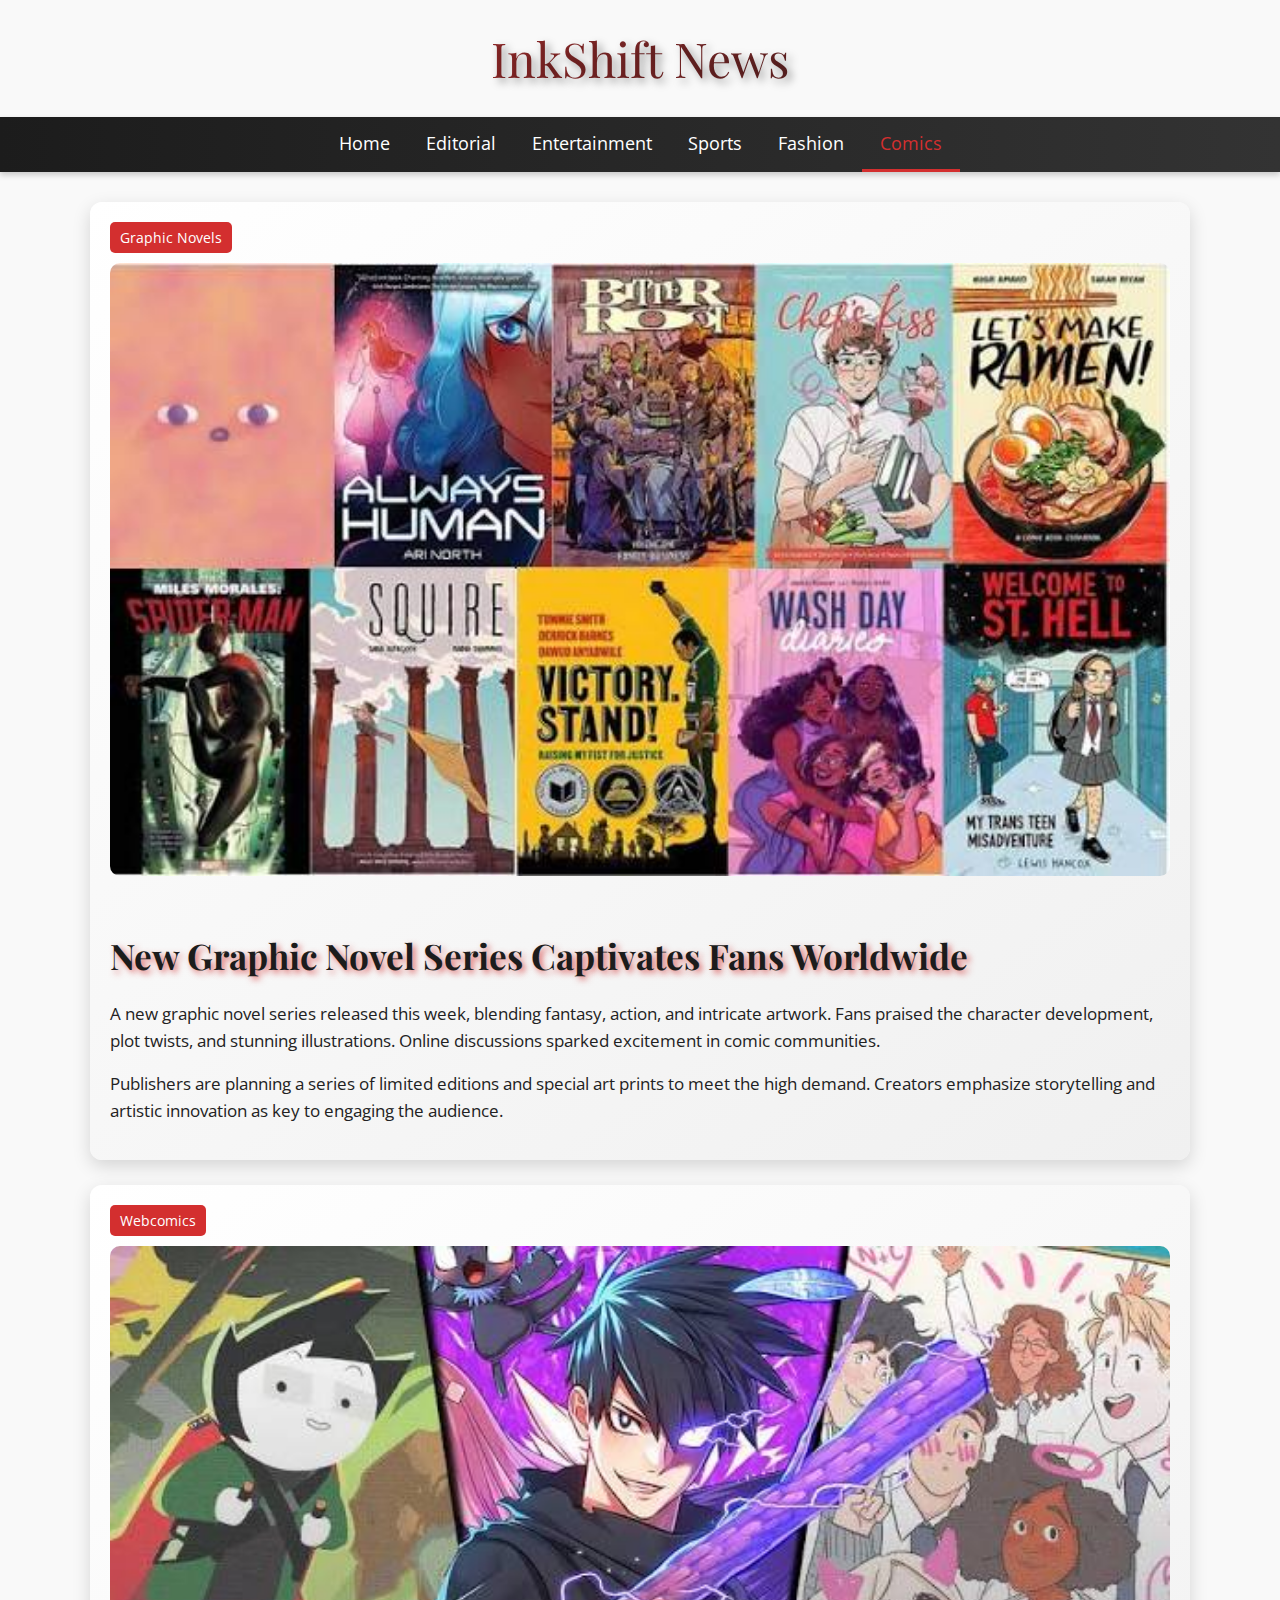
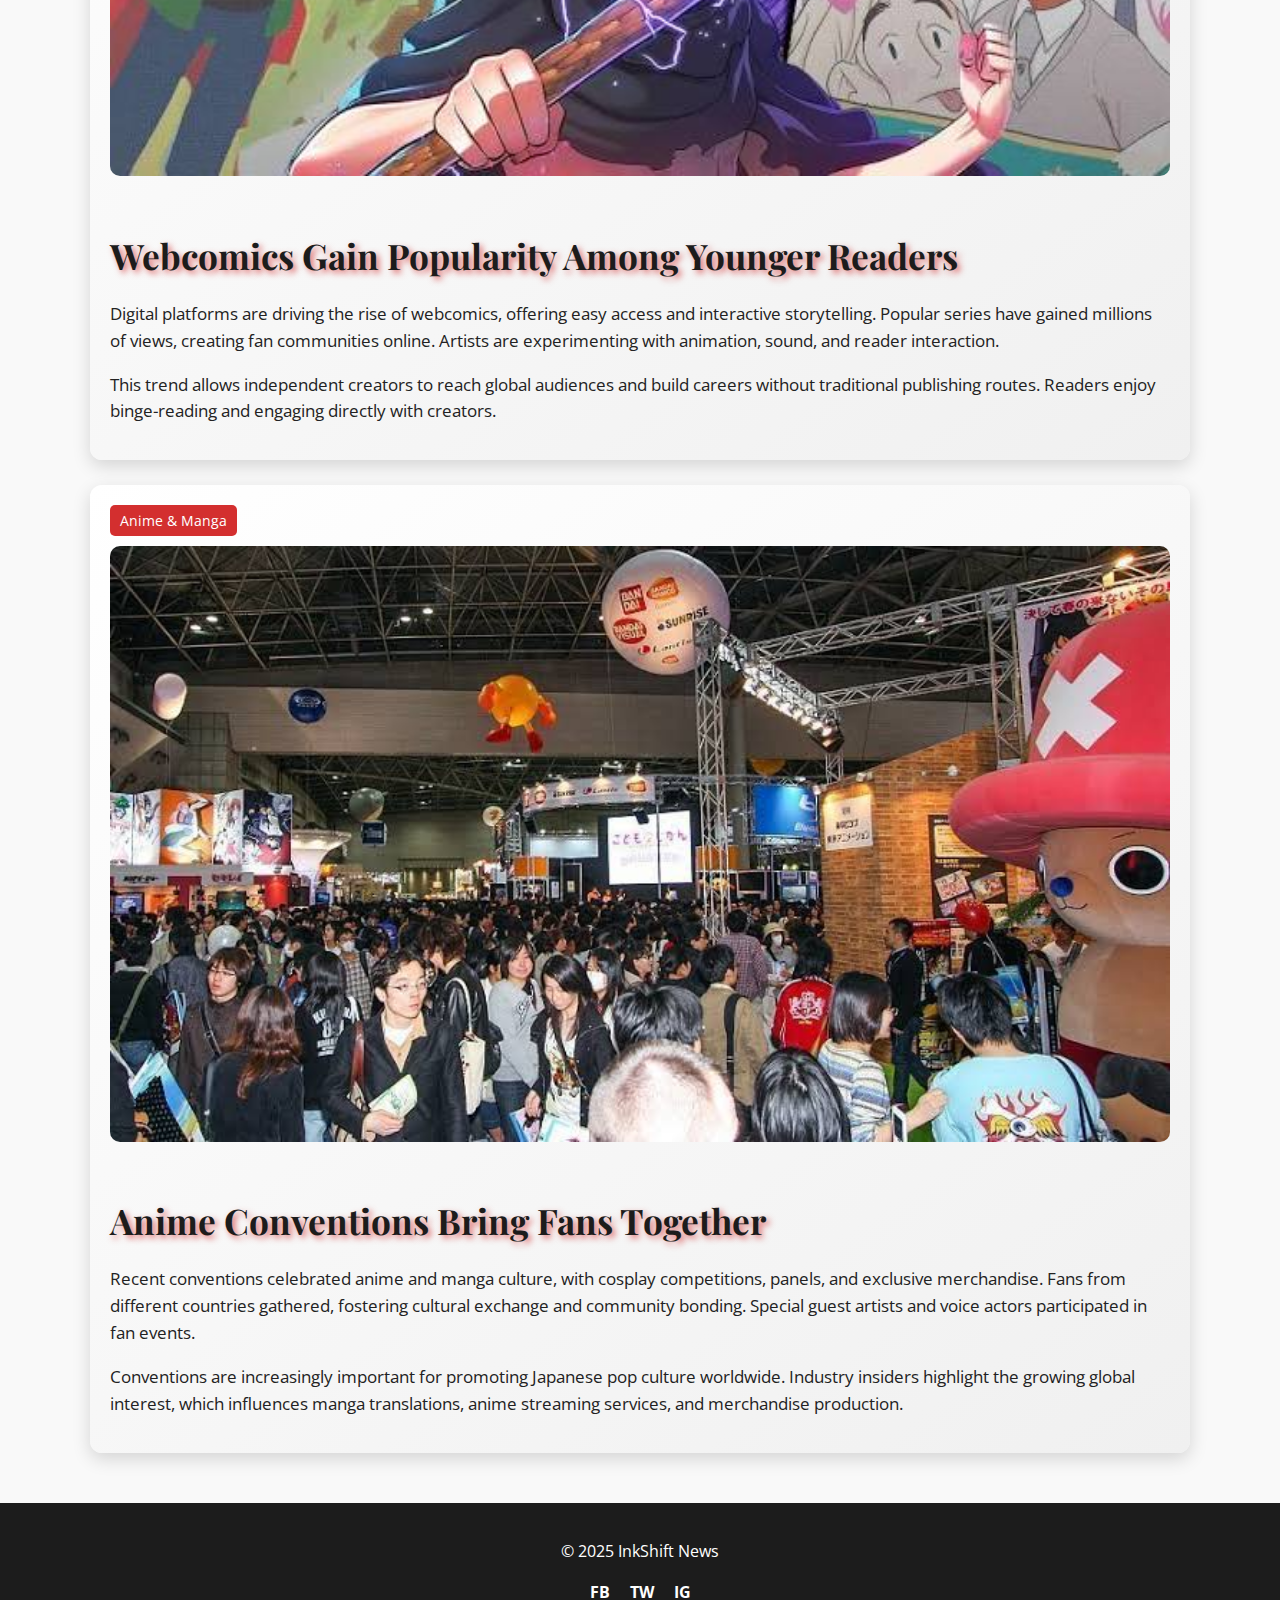
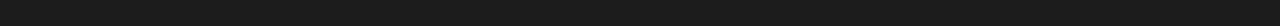
<file: comics.html>
<!DOCTYPE html>
<html lang="en">
<head>
<meta charset="UTF-8">
<title>InkShift News - Comics</title>
<link rel="stylesheet" href="style.css">
<link href="https://fonts.googleapis.com/css2?family=Open+Sans&family=Playfair+Display:wght@700&display=swap" rel="stylesheet">
<script src="script.js" defer></script>
</head>
<body>

<div class="loading-screen">Loading InkShift News...</div>

<header>InkShift News</header>

<nav>
    <a href="index.html">Home</a>
    <a href="editorial.html">Editorial</a>
    <a href="entertainment.html">Entertainment</a>
    <a href="sports.html">Sports</a>
    <a href="fashion.html">Fashion</a>
    <a href="comics.html" class="active">Comics</a>
</nav>

<main>
<section class="news-article">
<span class="category-label">Graphic Novels</span>
<img src="images (13).jpeg" alt="New Comic Release">
<h2>New Graphic Novel Series Captivates Fans Worldwide</h2>
<p>A new graphic novel series released this week, blending fantasy, action, and intricate artwork. Fans praised the character development, plot twists, and stunning illustrations. Online discussions sparked excitement in comic communities.</p>
<p>Publishers are planning a series of limited editions and special art prints to meet the high demand. Creators emphasize storytelling and artistic innovation as key to engaging the audience.</p>
</section>

<section class="news-article">
<span class="category-label">Webcomics</span>
<img src="images (14).jpeg" alt="Webcomic Trend">
<h2>Webcomics Gain Popularity Among Younger Readers</h2>
<p>Digital platforms are driving the rise of webcomics, offering easy access and interactive storytelling. Popular series have gained millions of views, creating fan communities online. Artists are experimenting with animation, sound, and reader interaction.</p>
<p>This trend allows independent creators to reach global audiences and build careers without traditional publishing routes. Readers enjoy binge-reading and engaging directly with creators.</p>
</section>

<section class="news-article">
<span class="category-label">Anime & Manga</span>
<img src="images (15).jpeg" alt="Anime Convention">
<h2>Anime Conventions Bring Fans Together</h2>
<p>Recent conventions celebrated anime and manga culture, with cosplay competitions, panels, and exclusive merchandise. Fans from different countries gathered, fostering cultural exchange and community bonding. Special guest artists and voice actors participated in fan events.</p>
<p>Conventions are increasingly important for promoting Japanese pop culture worldwide. Industry insiders highlight the growing global interest, which influences manga translations, anime streaming services, and merchandise production.</p>
</section>
</main>

<footer>
<p>© 2025 InkShift News</p>
<div class="social-icons">
<span>FB</span><span>TW</span><span>IG</span>
</div>
</footer>

</body>
</html>
</file>
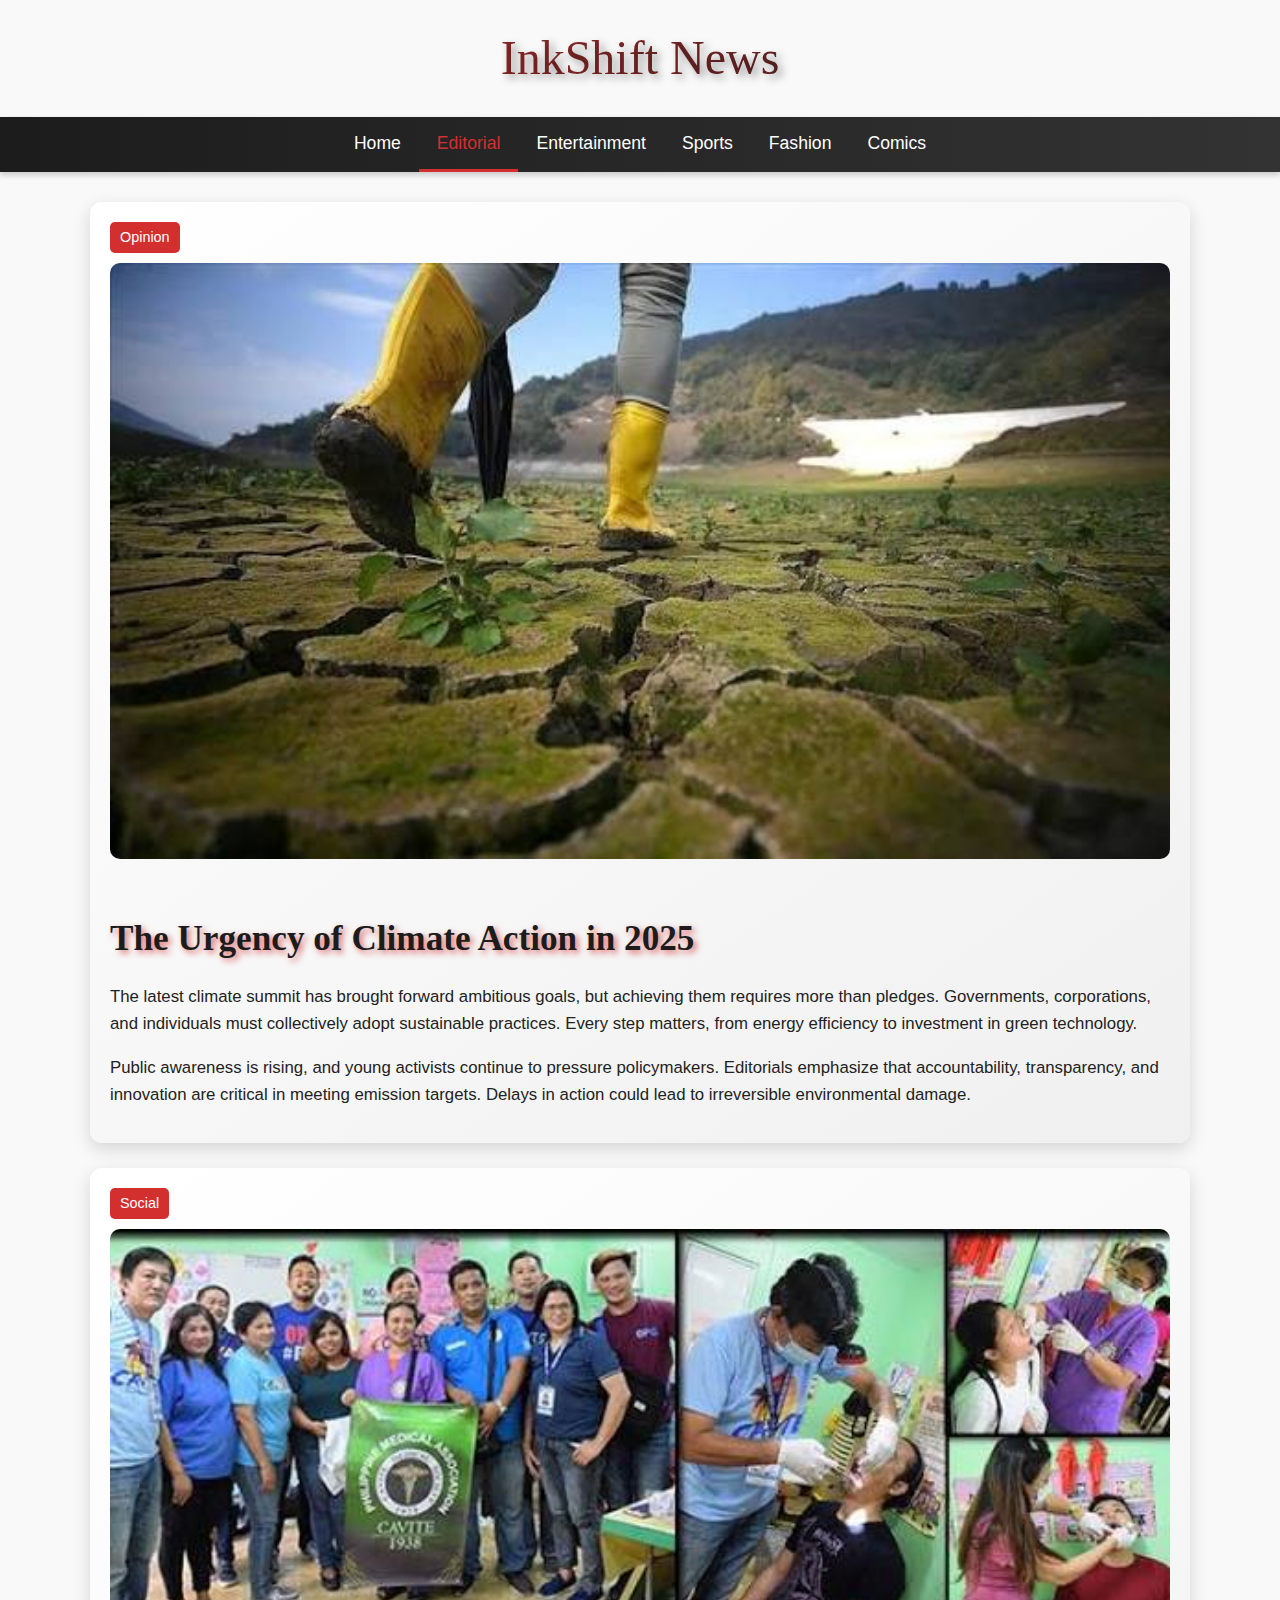
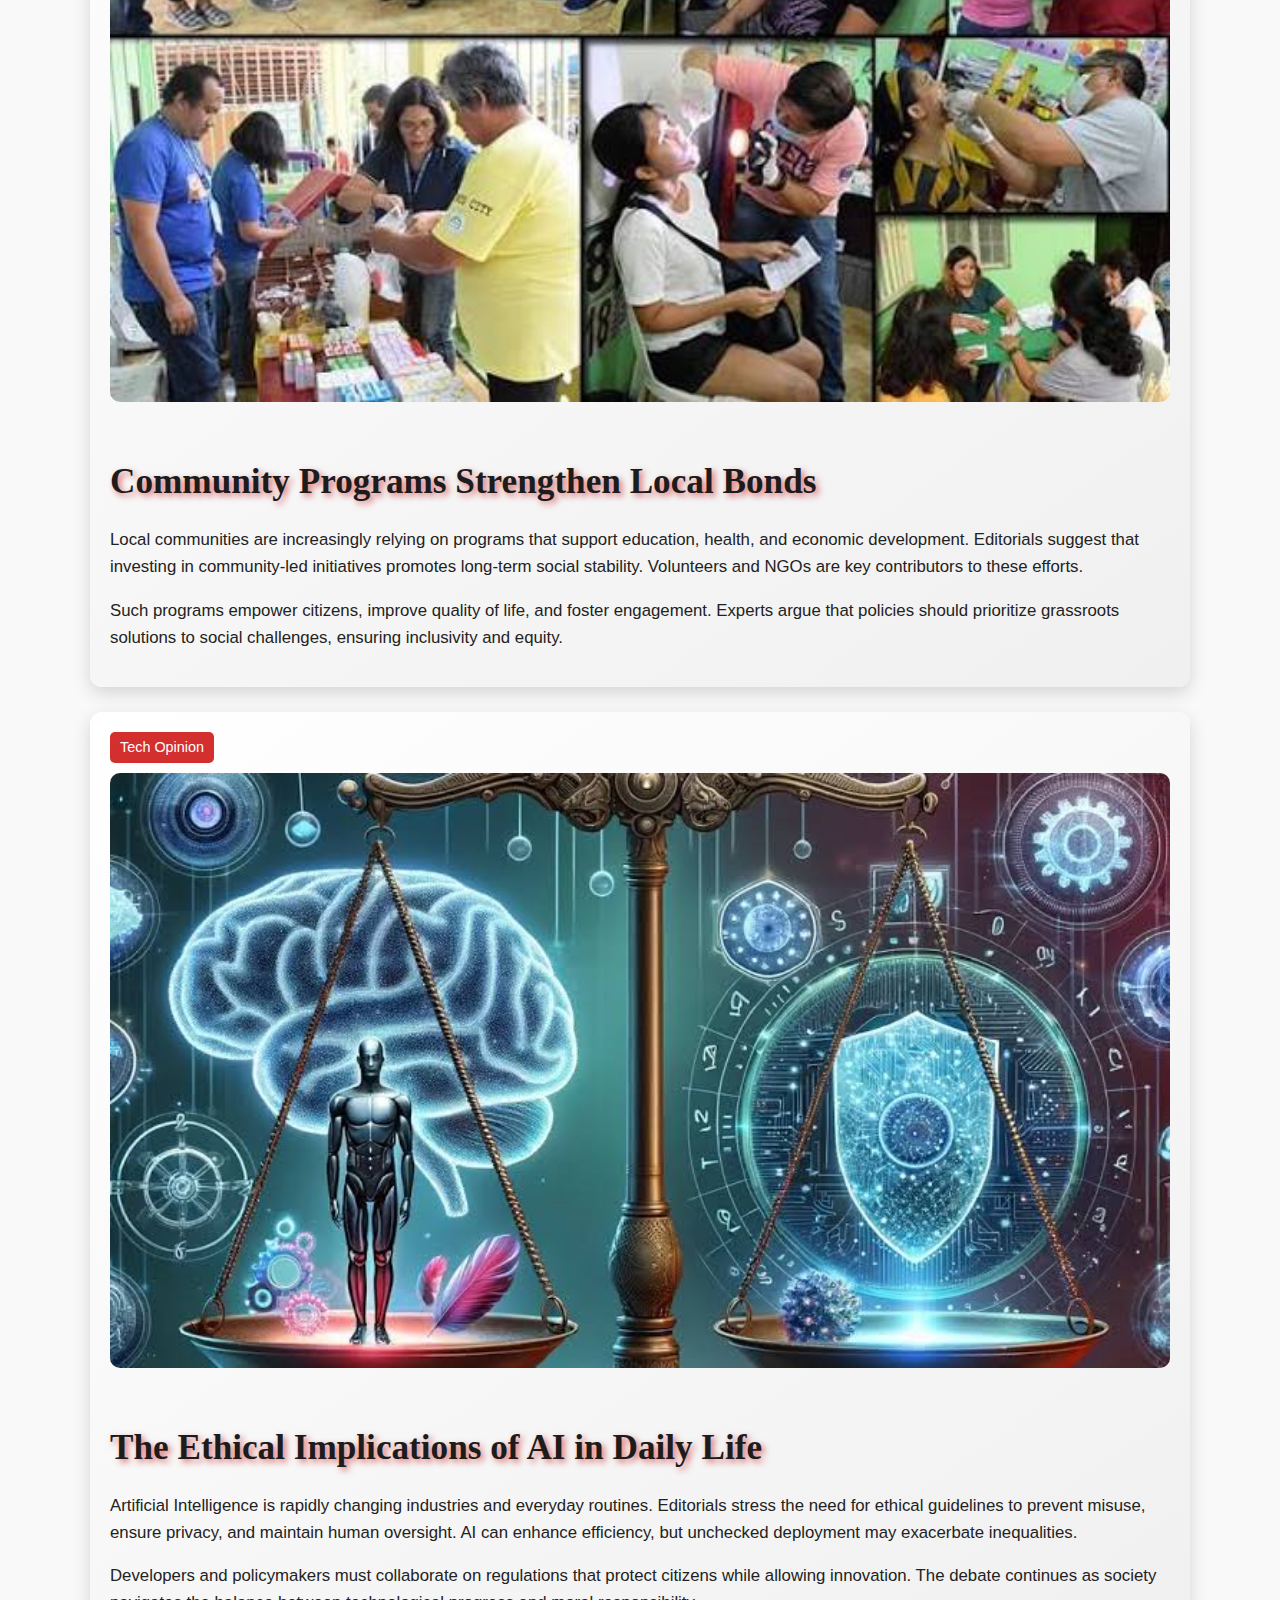
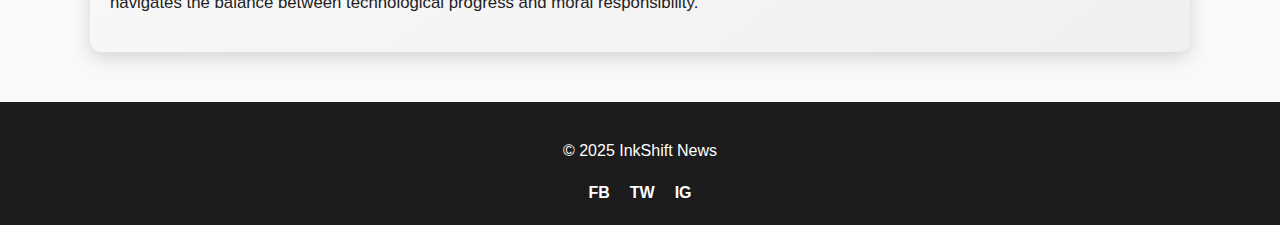
<file: editorial.html>
<!DOCTYPE html>
<html lang="en">
<head>
<meta charset="UTF-8">
<title>InkShift News - Editorial</title>
<link rel="stylesheet" href="style.css">
<script src="script.js" defer></script>
</head>
<body>

<div class="loading-screen">Loading InkShift News...</div>

<header>InkShift News</header>

<nav>
    <a href="index.html">Home</a>
    <a href="editorial.html" class="active">Editorial</a>
    <a href="entertainment.html">Entertainment</a>
    <a href="sports.html">Sports</a>
    <a href="fashion.html">Fashion</a>
    <a href="comics.html">Comics</a>
</nav>

<main>
<section class="news-article">
<span class="category-label">Opinion</span>
<img src="images (2).jpeg" alt="Climate Opinion">
<h2>The Urgency of Climate Action in 2025</h2>
<p>The latest climate summit has brought forward ambitious goals, but achieving them requires more than pledges. Governments, corporations, and individuals must collectively adopt sustainable practices. Every step matters, from energy efficiency to investment in green technology.</p>
<p>Public awareness is rising, and young activists continue to pressure policymakers. Editorials emphasize that accountability, transparency, and innovation are critical in meeting emission targets. Delays in action could lead to irreversible environmental damage.</p>
</section>

<section class="news-article">
<span class="category-label">Social</span>
<img src="images (3).jpeg" alt="Community Programs">
<h2>Community Programs Strengthen Local Bonds</h2>
<p>Local communities are increasingly relying on programs that support education, health, and economic development. Editorials suggest that investing in community-led initiatives promotes long-term social stability. Volunteers and NGOs are key contributors to these efforts.</p>
<p>Such programs empower citizens, improve quality of life, and foster engagement. Experts argue that policies should prioritize grassroots solutions to social challenges, ensuring inclusivity and equity.</p>
</section>

<section class="news-article">
<span class="category-label">Tech Opinion</span>
<img src="images (17).jpeg" alt="Tech Ethics">
<h2>The Ethical Implications of AI in Daily Life</h2>
<p>Artificial Intelligence is rapidly changing industries and everyday routines. Editorials stress the need for ethical guidelines to prevent misuse, ensure privacy, and maintain human oversight. AI can enhance efficiency, but unchecked deployment may exacerbate inequalities.</p>
<p>Developers and policymakers must collaborate on regulations that protect citizens while allowing innovation. The debate continues as society navigates the balance between technological progress and moral responsibility.</p>
</section>
</main>

<footer>
<p>© 2025 InkShift News</p>
<div class="social-icons">
<span>FB</span><span>TW</span><span>IG</span>
</div>
</footer>

</body>
</html>
</file>
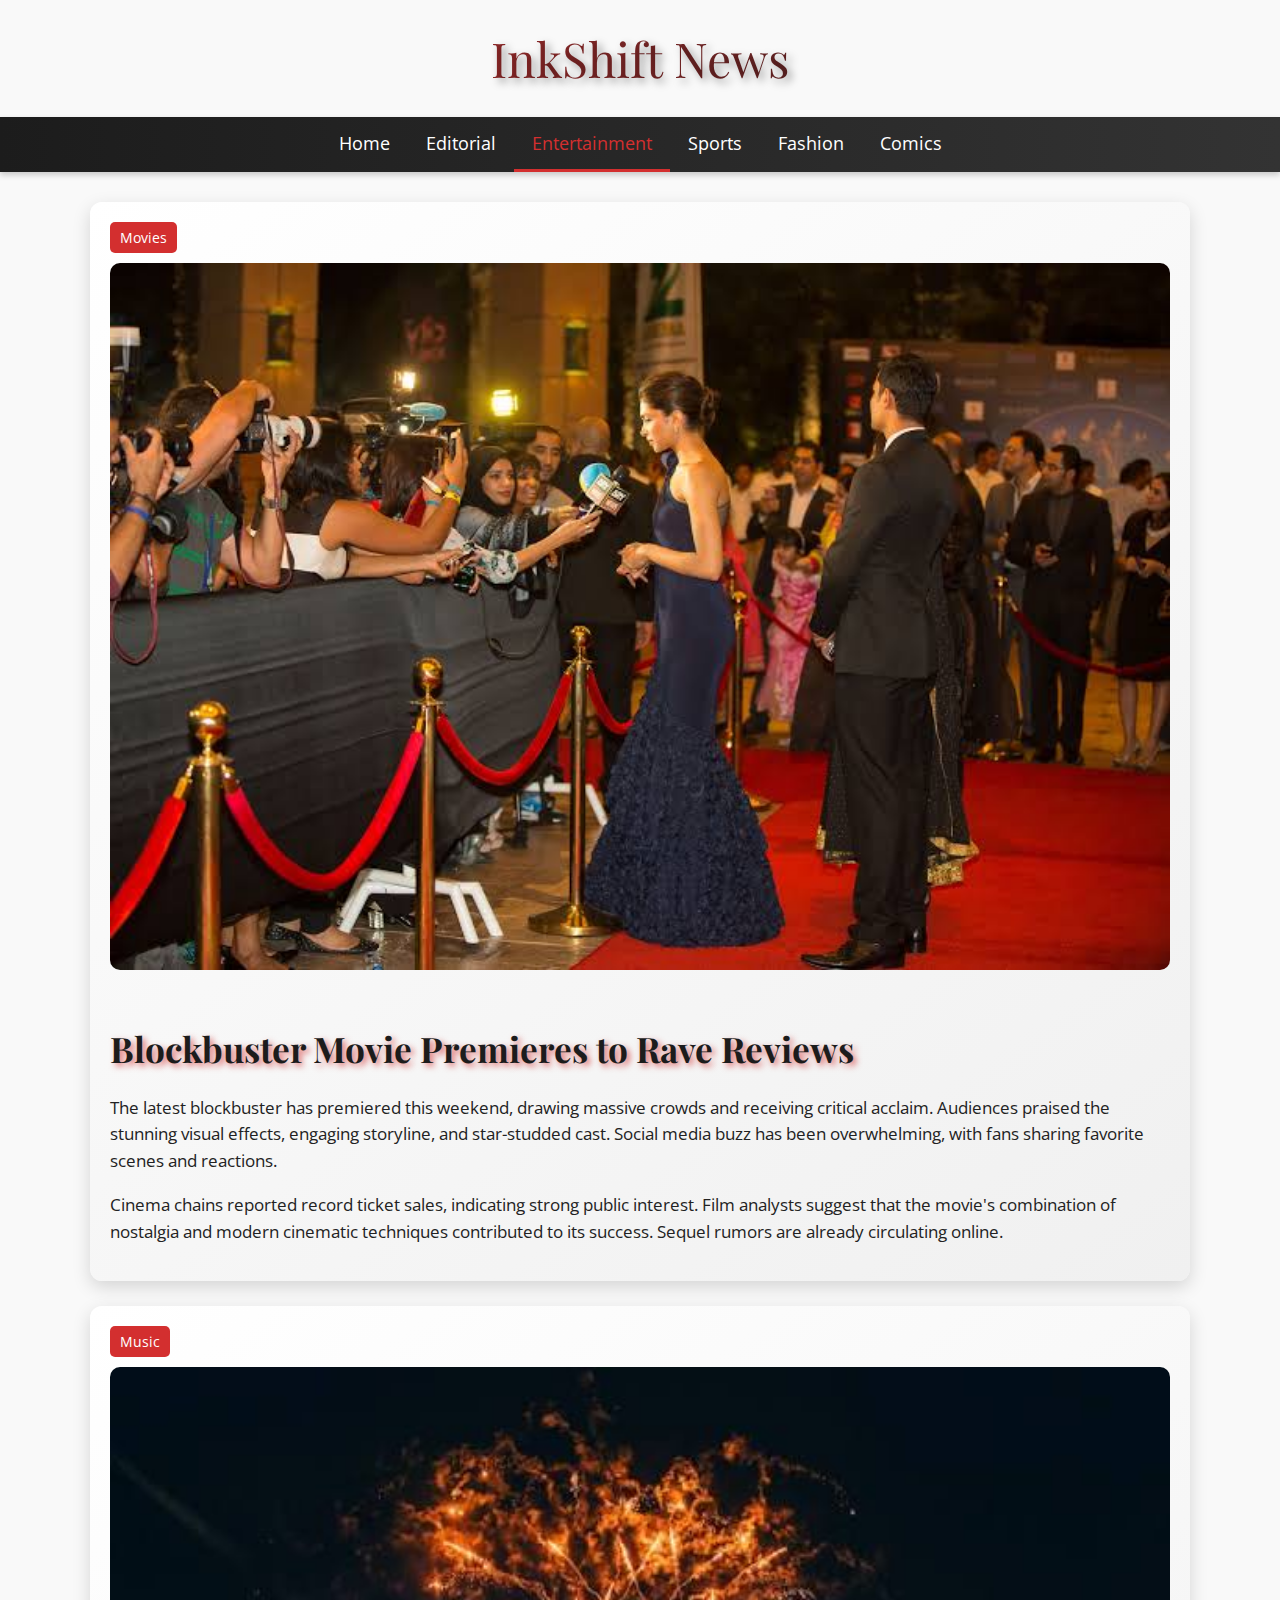
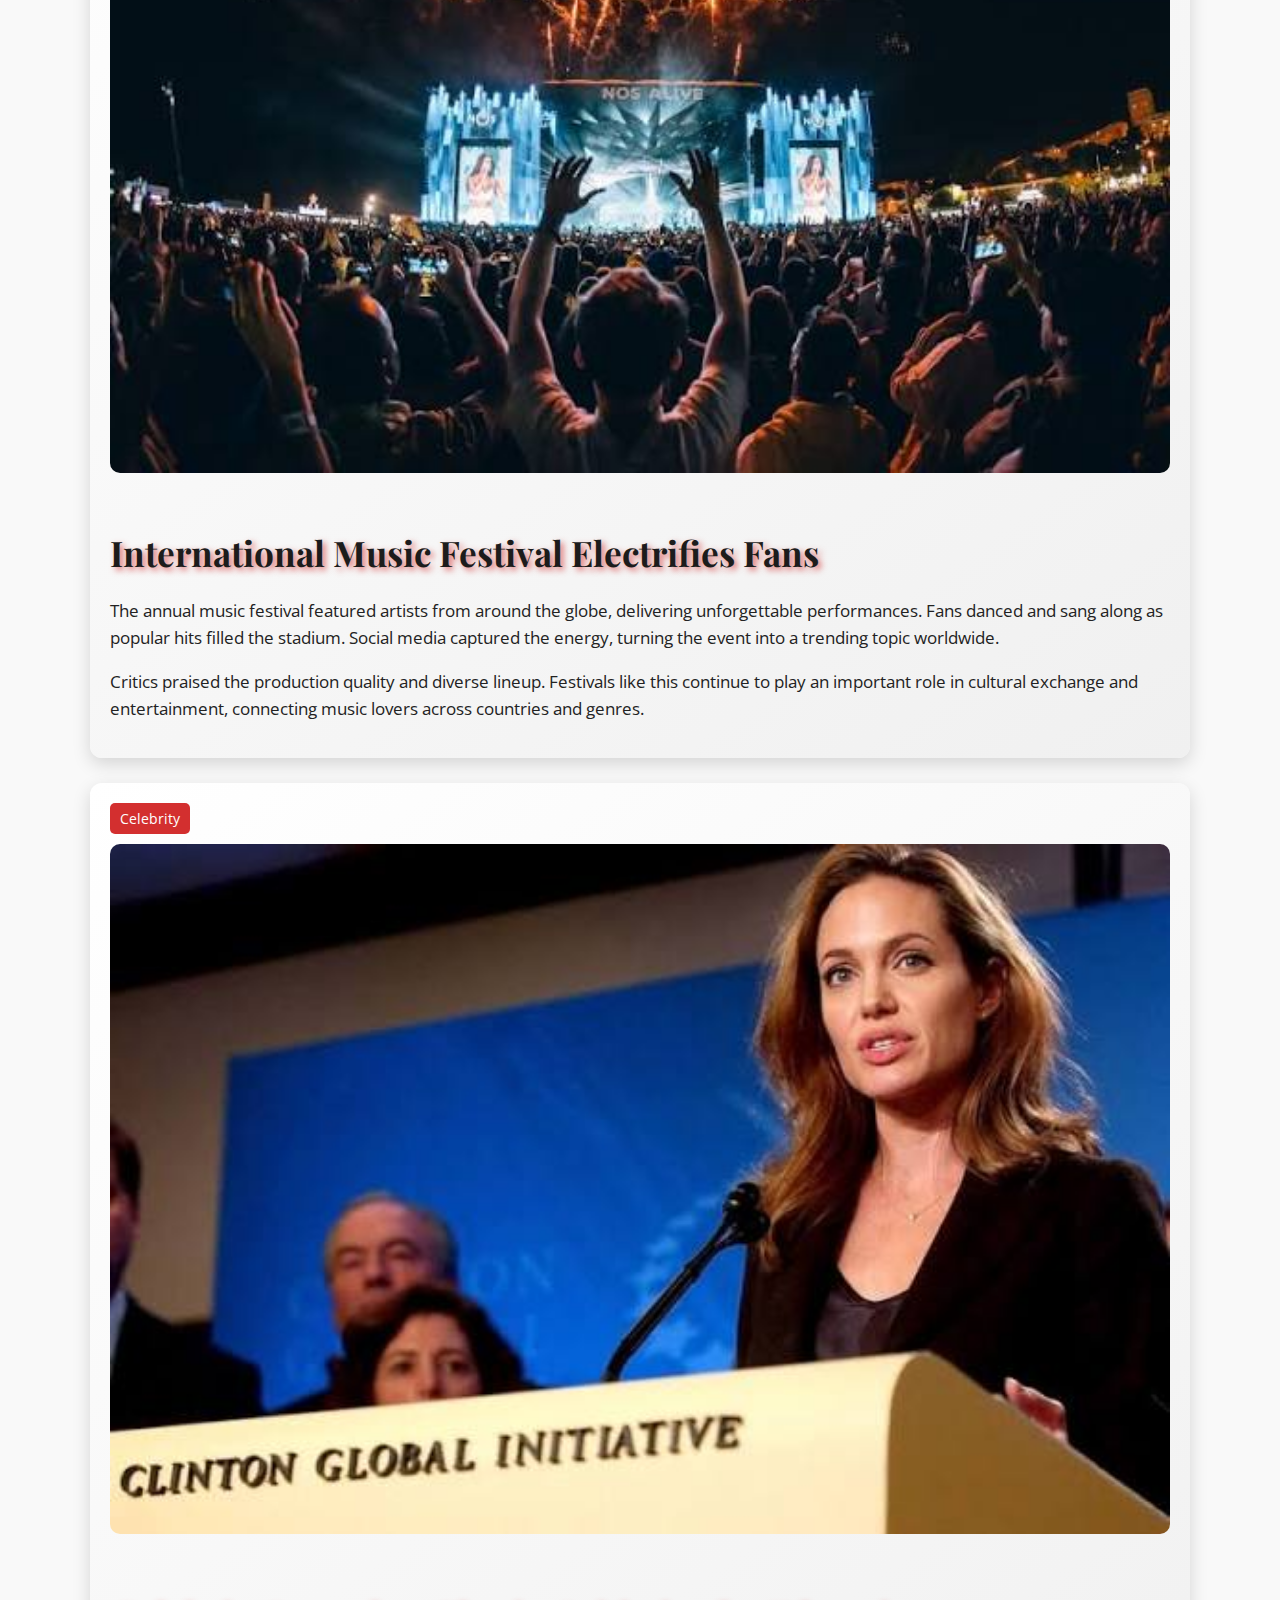
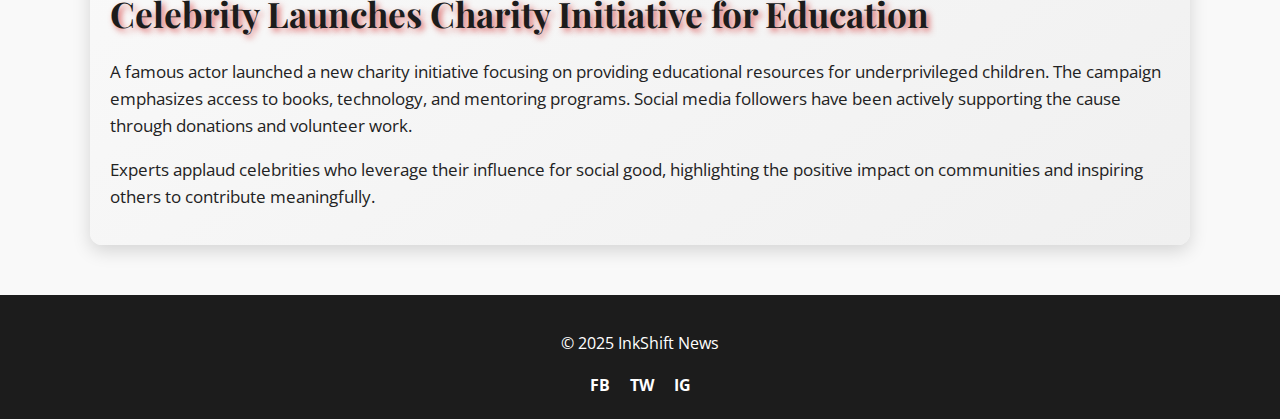
<file: entertainment.html>
<!DOCTYPE html>
<html lang="en">
<head>
<meta charset="UTF-8">
<title>InkShift News - Entertainment</title>
<link rel="stylesheet" href="style.css">
<link href="https://fonts.googleapis.com/css2?family=Open+Sans&family=Playfair+Display:wght@700&display=swap" rel="stylesheet">
<script src="script.js" defer></script>
</head>
<body>

<div class="loading-screen">Loading InkShift News...</div>

<header>InkShift News</header>

<nav>
    <a href="index.html">Home</a>
    <a href="editorial.html">Editorial</a>
    <a href="entertainment.html" class="active">Entertainment</a>
    <a href="sports.html">Sports</a>
    <a href="fashion.html">Fashion</a>
    <a href="comics.html">Comics</a>
</nav>

<main>
<section class="news-article">
<span class="category-label">Movies</span>
<img src="images (4).jpeg" alt="Blockbuster Premiere">
<h2>Blockbuster Movie Premieres to Rave Reviews</h2>
<p>The latest blockbuster has premiered this weekend, drawing massive crowds and receiving critical acclaim. Audiences praised the stunning visual effects, engaging storyline, and star-studded cast. Social media buzz has been overwhelming, with fans sharing favorite scenes and reactions.</p>
<p>Cinema chains reported record ticket sales, indicating strong public interest. Film analysts suggest that the movie's combination of nostalgia and modern cinematic techniques contributed to its success. Sequel rumors are already circulating online.</p>
</section>

<section class="news-article">
<span class="category-label">Music</span>
<img src="images (5).jpeg" alt="Music Festival">
<h2>International Music Festival Electrifies Fans</h2>
<p>The annual music festival featured artists from around the globe, delivering unforgettable performances. Fans danced and sang along as popular hits filled the stadium. Social media captured the energy, turning the event into a trending topic worldwide.</p>
<p>Critics praised the production quality and diverse lineup. Festivals like this continue to play an important role in cultural exchange and entertainment, connecting music lovers across countries and genres.</p>
</section>

<section class="news-article">
<span class="category-label">Celebrity</span>
<img src="images (6).jpeg" alt="Celebrity Charity">
<h2>Celebrity Launches Charity Initiative for Education</h2>
<p>A famous actor launched a new charity initiative focusing on providing educational resources for underprivileged children. The campaign emphasizes access to books, technology, and mentoring programs. Social media followers have been actively supporting the cause through donations and volunteer work.</p>
<p>Experts applaud celebrities who leverage their influence for social good, highlighting the positive impact on communities and inspiring others to contribute meaningfully.</p>
</section>
</main>

<footer>
<p>© 2025 InkShift News</p>
<div class="social-icons">
<span>FB</span><span>TW</span><span>IG</span>
</div>
</footer>

</body>
</html>
</file>
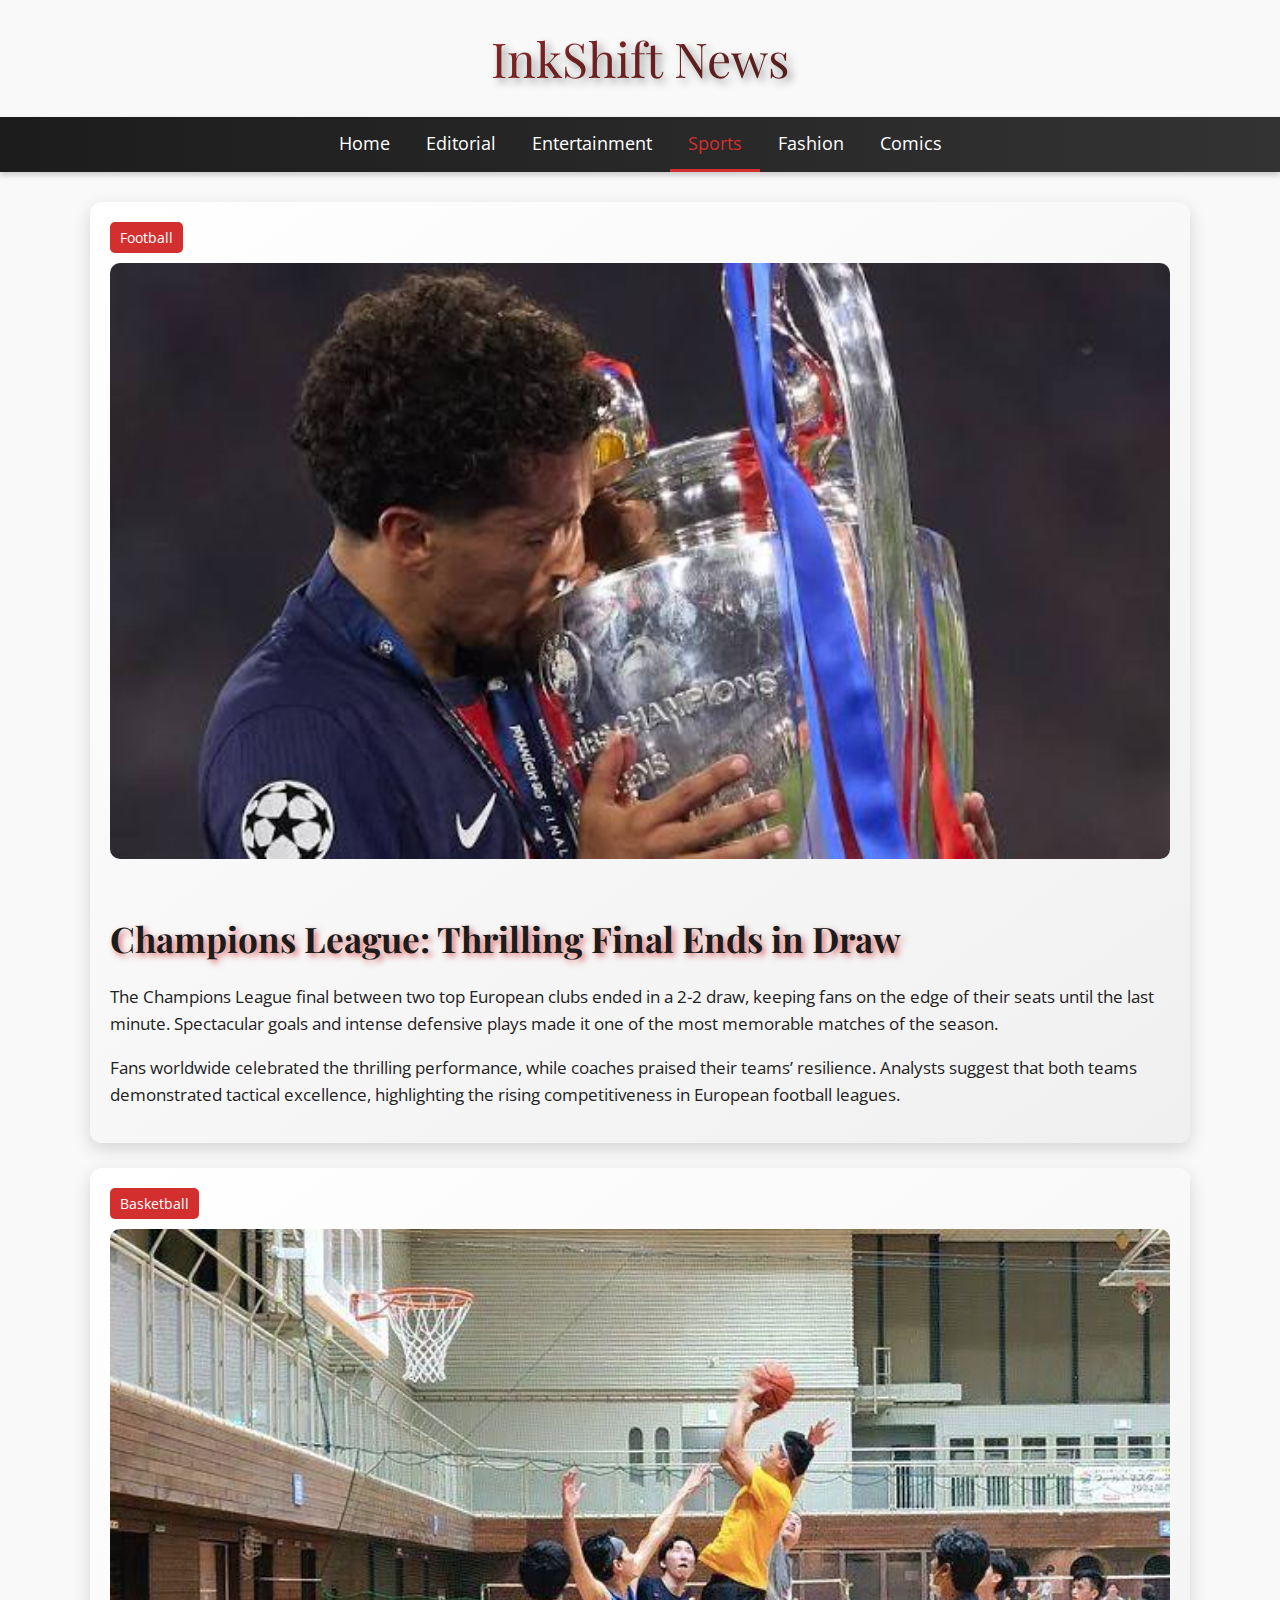
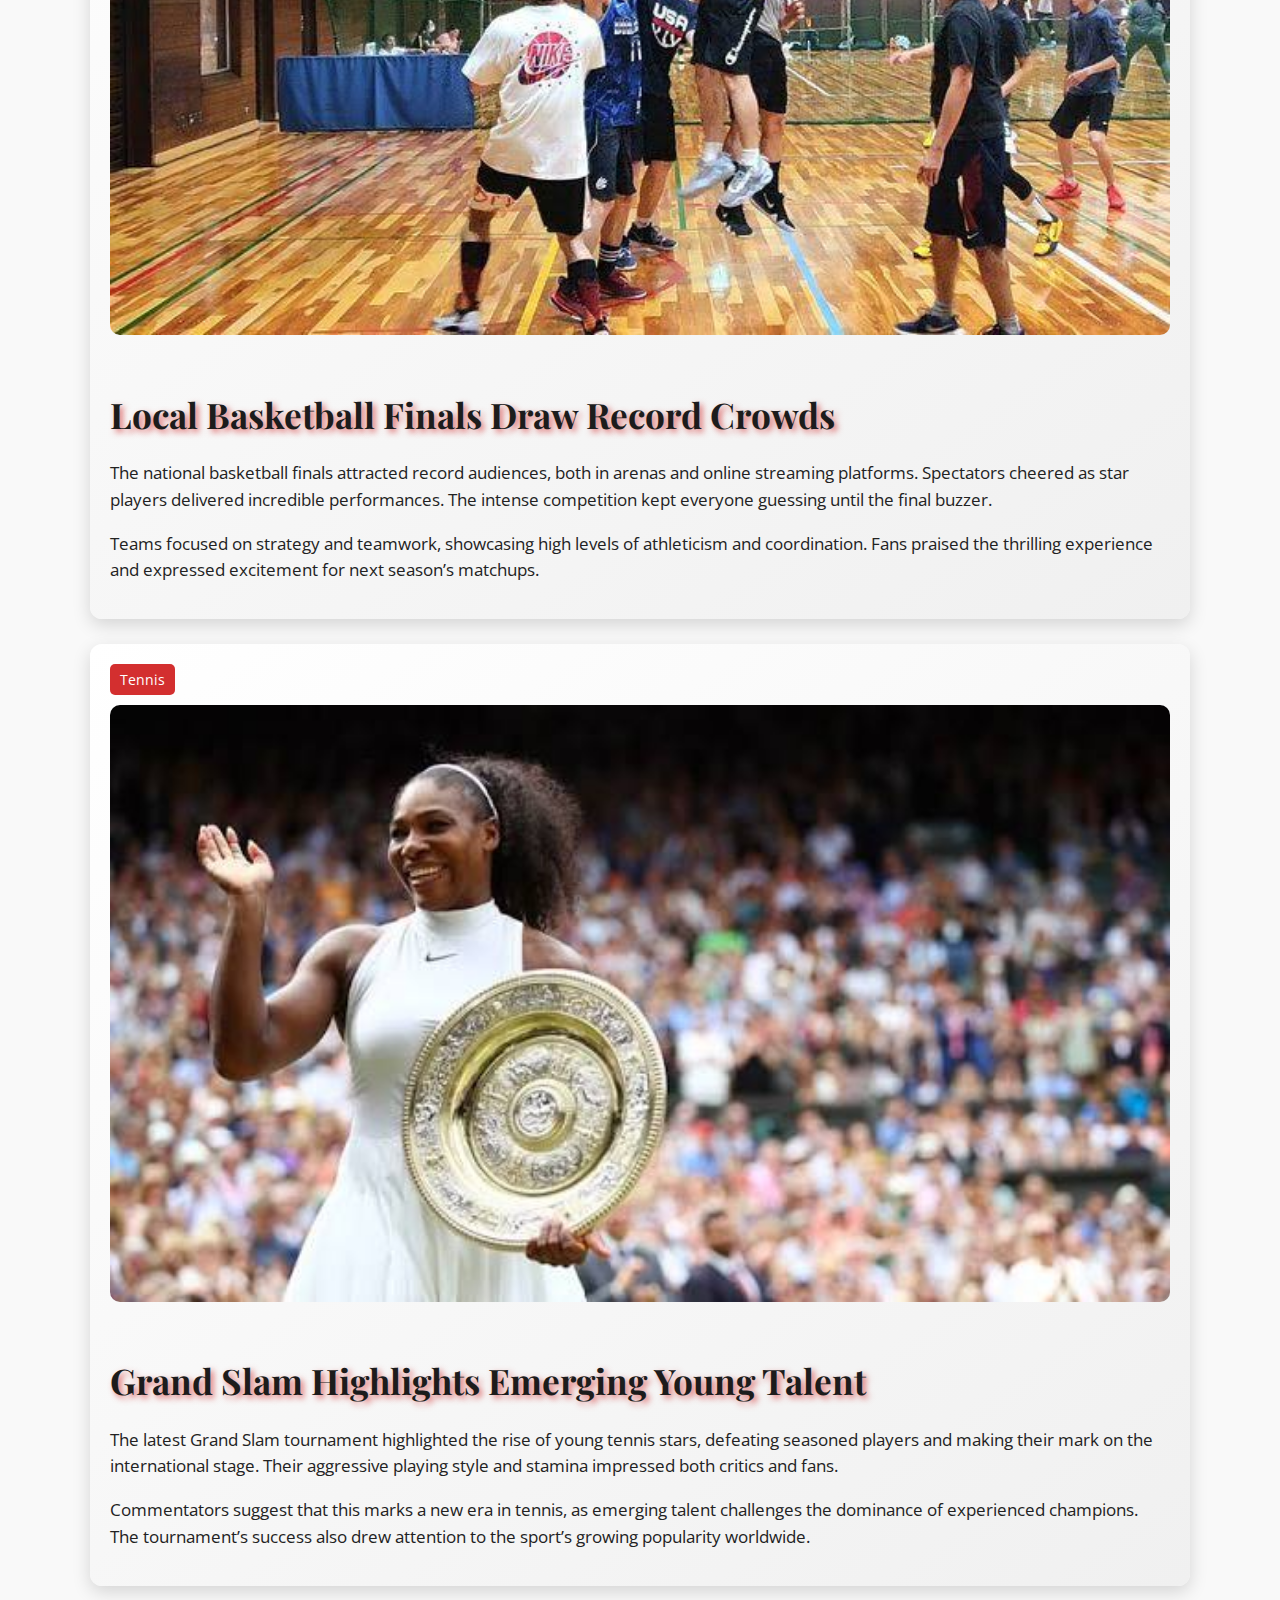
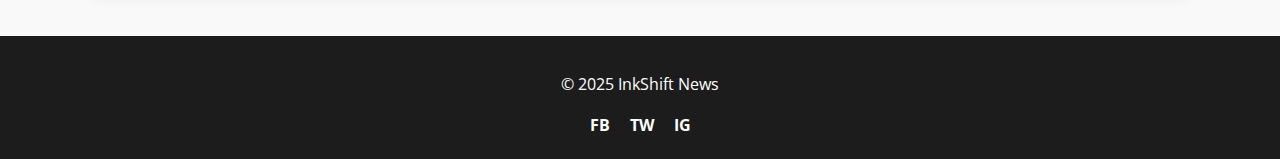
<file: sports.html>
<!DOCTYPE html>
<html lang="en">
<head>
<meta charset="UTF-8">
<title>InkShift News - Sports</title>
<link rel="stylesheet" href="style.css">
<link href="https://fonts.googleapis.com/css2?family=Open+Sans&family=Playfair+Display:wght@700&display=swap" rel="stylesheet">
<script src="script.js" defer></script>
</head>
<body>

<div class="loading-screen">Loading InkShift News...</div>

<header>InkShift News</header>

<nav>
    <a href="index.html">Home</a>
    <a href="editorial.html">Editorial</a>
    <a href="entertainment.html">Entertainment</a>
    <a href="sports.html" class="active">Sports</a>
    <a href="fashion.html">Fashion</a>
    <a href="comics.html">Comics</a>
</nav>

<main>
<section class="news-article">
<span class="category-label">Football</span>
<img src="images (7).jpeg" alt="Champions League">
<h2>Champions League: Thrilling Final Ends in Draw</h2>
<p>The Champions League final between two top European clubs ended in a 2-2 draw, keeping fans on the edge of their seats until the last minute. Spectacular goals and intense defensive plays made it one of the most memorable matches of the season.</p>
<p>Fans worldwide celebrated the thrilling performance, while coaches praised their teams’ resilience. Analysts suggest that both teams demonstrated tactical excellence, highlighting the rising competitiveness in European football leagues.</p>
</section>

<section class="news-article">
<span class="category-label">Basketball</span>
<img src="images (8).jpeg" alt="Basketball Finals">
<h2>Local Basketball Finals Draw Record Crowds</h2>
<p>The national basketball finals attracted record audiences, both in arenas and online streaming platforms. Spectators cheered as star players delivered incredible performances. The intense competition kept everyone guessing until the final buzzer.</p>
<p>Teams focused on strategy and teamwork, showcasing high levels of athleticism and coordination. Fans praised the thrilling experience and expressed excitement for next season’s matchups.</p>
</section>

<section class="news-article">
<span class="category-label">Tennis</span>
<img src="images (9).jpeg" alt="Grand Slam">
<h2>Grand Slam Highlights Emerging Young Talent</h2>
<p>The latest Grand Slam tournament highlighted the rise of young tennis stars, defeating seasoned players and making their mark on the international stage. Their aggressive playing style and stamina impressed both critics and fans.</p>
<p>Commentators suggest that this marks a new era in tennis, as emerging talent challenges the dominance of experienced champions. The tournament’s success also drew attention to the sport’s growing popularity worldwide.</p>
</section>
</main>

<footer>
<p>© 2025 InkShift News</p>
<div class="social-icons">
<span>FB</span><span>TW</span><span>IG</span>
</div>
</footer>

</body>
</html>
</file>
<file: style.css>
body {
    font-family: 'Open Sans', Arial, sans-serif;
    background: #f9f9f9;
    color: #222;
    line-height: 1.6;
    margin: 0;
    padding: 0;
}

.loading-screen {
    position: fixed;
    top:0; left:0;
    width:100%;
    height:100%;
    background: #1C1C1C;
    color:#D32F2F;
    display:flex;
    justify-content:center;
    align-items:center;
    font-size:2.5em;
    font-weight:bold;
    z-index:9999;
    opacity:1;
    transition: opacity 0.5s ease;
}

header {
    font-family: 'Playfair Display', serif;
    font-size: 3em;
    text-align: center;
    background: linear-gradient(90deg, #D32F2F, #1C1C1C);
    -webkit-background-clip: text;
    -webkit-text-fill-color: transparent;
    padding: 20px 0;
    text-shadow: 4px 4px 8px rgba(0,0,0,0.4);
}

nav {
    display: flex;
    justify-content: center;
    background: linear-gradient(90deg, #1C1C1C, #333);
    box-shadow: 0 3px 6px rgba(0,0,0,0.2);
}

nav a {
    font-family: 'Open Sans', sans-serif;
    font-size: 1.1em;
    text-decoration: none;
    color: #fff;
    padding: 12px 18px;
    transition: 0.3s;
}

nav a:hover, nav a.active {
    color: #D32F2F;
    border-bottom: 3px solid #D32F2F;
}

main {
    max-width: 1100px;
    margin: 30px auto;
    padding: 0 15px;
}

.news-article {
    background: linear-gradient(145deg, #fff, #f0f0f0);
    padding: 20px;
    margin-bottom: 25px;
    border-radius: 12px;
    box-shadow: 0 6px 18px rgba(0,0,0,0.15);
    transition: transform 0.3s, box-shadow 0.3s;
}

.news-article:hover {
    transform: translateY(-6px);
    box-shadow: 0 12px 30px rgba(0,0,0,0.2);
}

.news-article img {
    width: 100%;
    height: auto;
    object-fit: cover;
    border-radius: 10px;
    margin-bottom: 15px;
}

.news-article h2 {
    font-family: 'Playfair Display', serif;
    font-size: 2.2em;
    margin-bottom: 15px;
    color: #1C1C1C;
    text-shadow: 3px 3px 6px rgba(211,47,47,0.7);
}

.news-article p {
    font-size: 1.05em;
    margin-bottom: 15px;
}

.category-label {
    display: inline-block;
    background: #D32F2F;
    color: #fff;
    padding: 4px 10px;
    border-radius: 5px;
    font-size: 0.9em;
    margin-bottom: 10px;
}

footer {
    text-align: center;
    padding: 20px 0;
    background-color: #1C1C1C;
    color: #fff;
    margin-top: 50px;
}

.social-icons span {
    margin: 0 10px;
    font-weight: bold;
}
</file>
